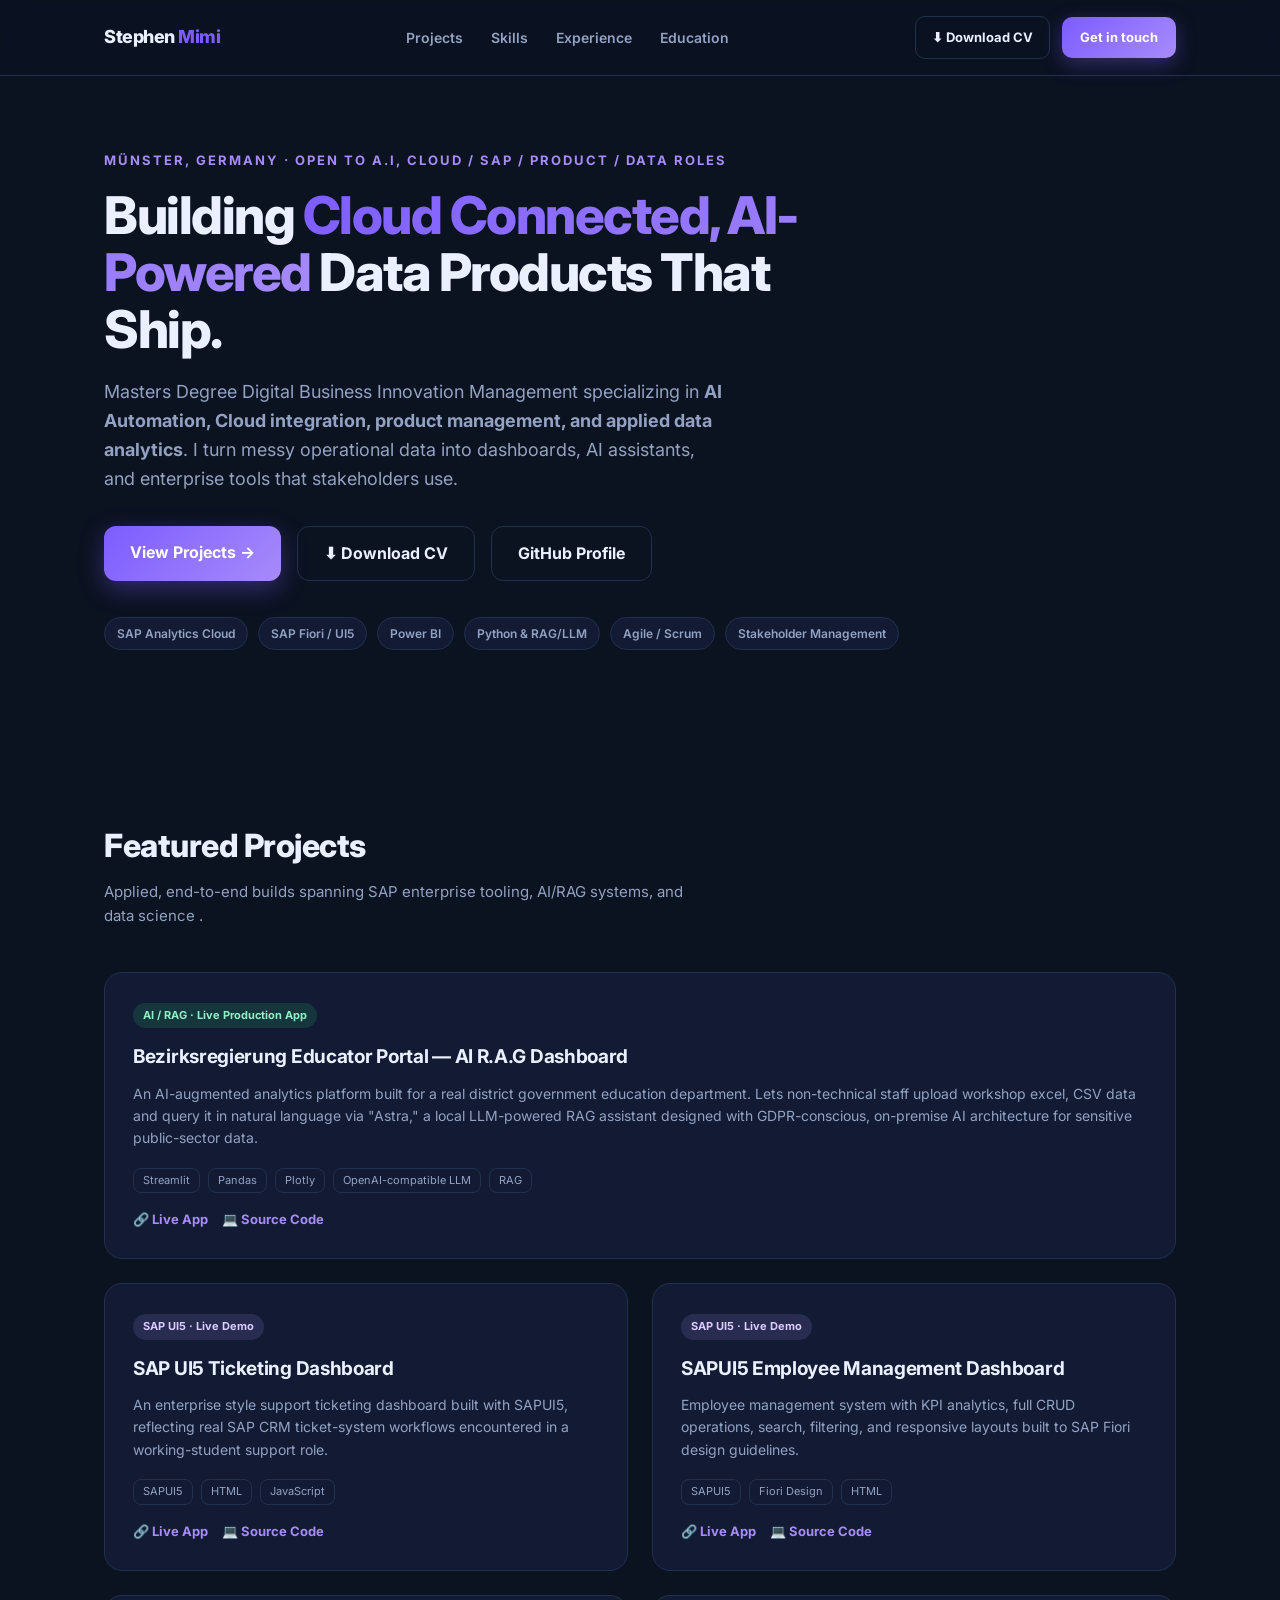
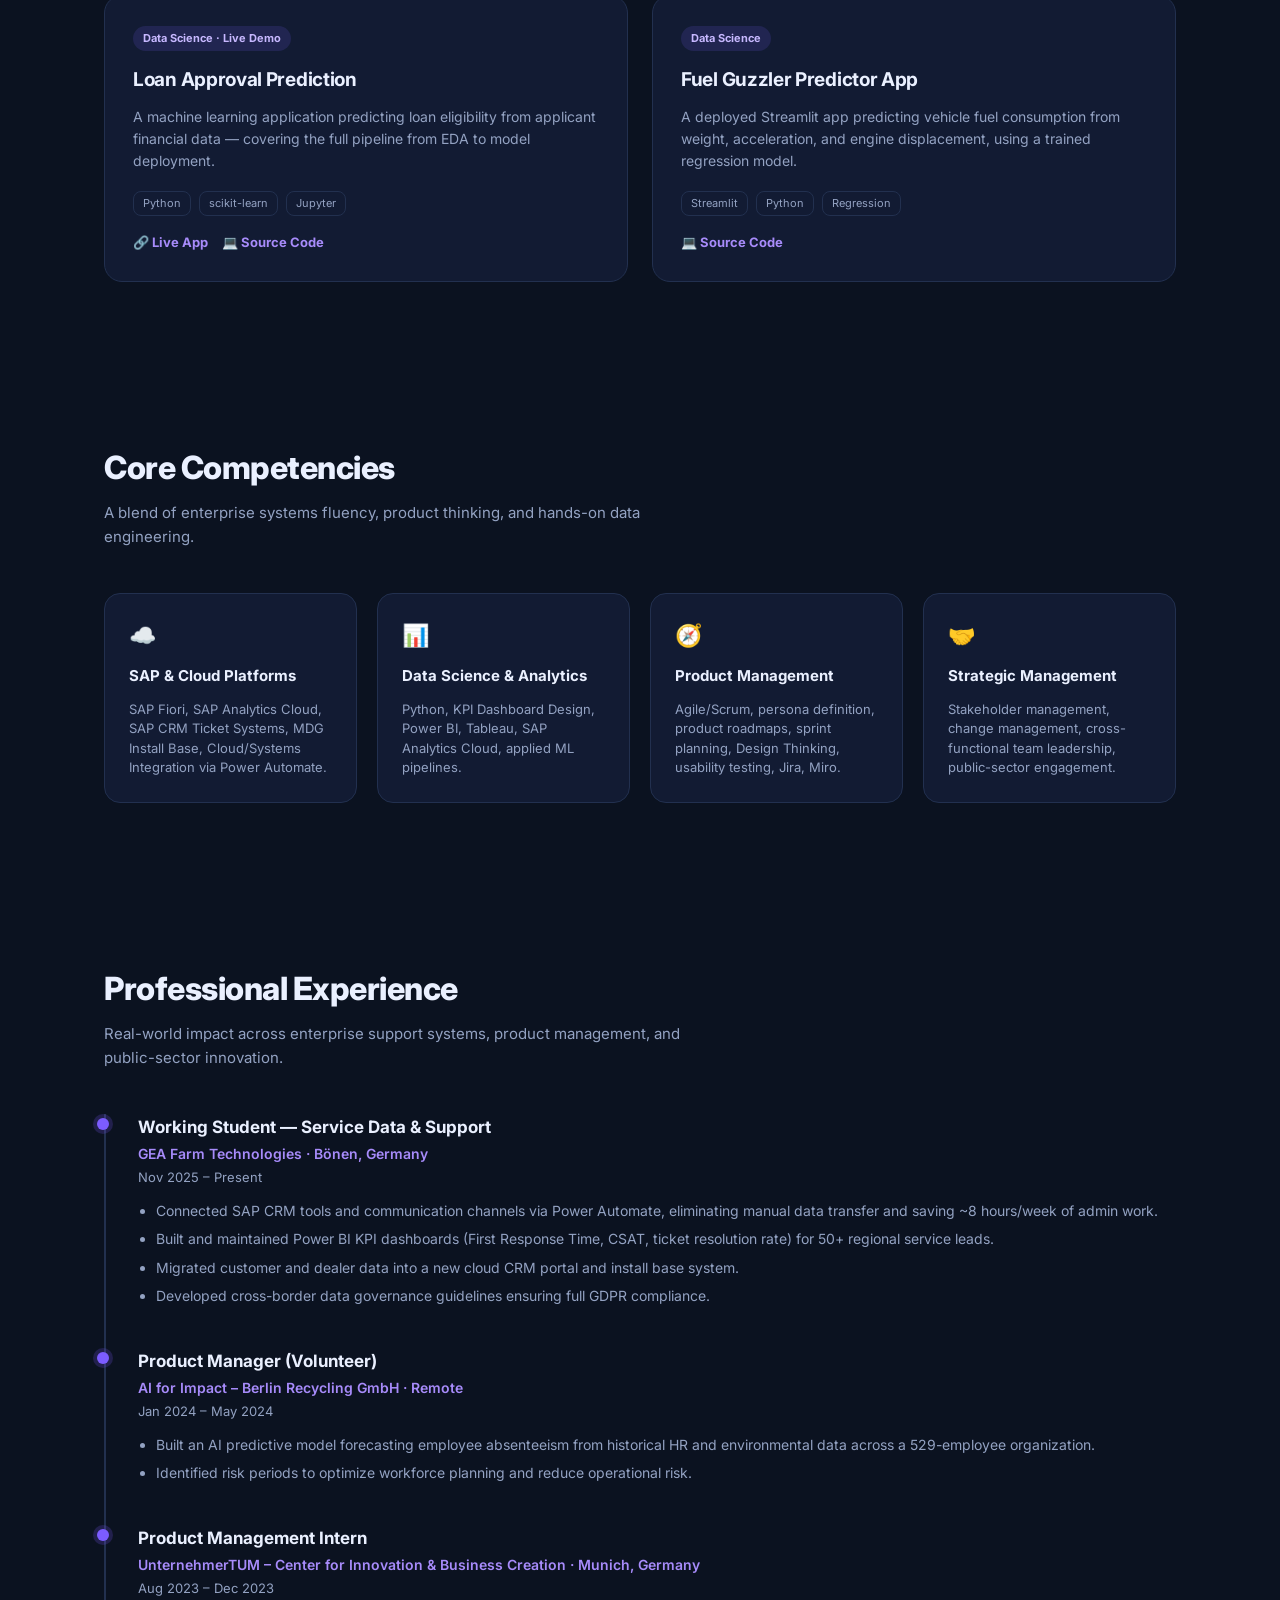
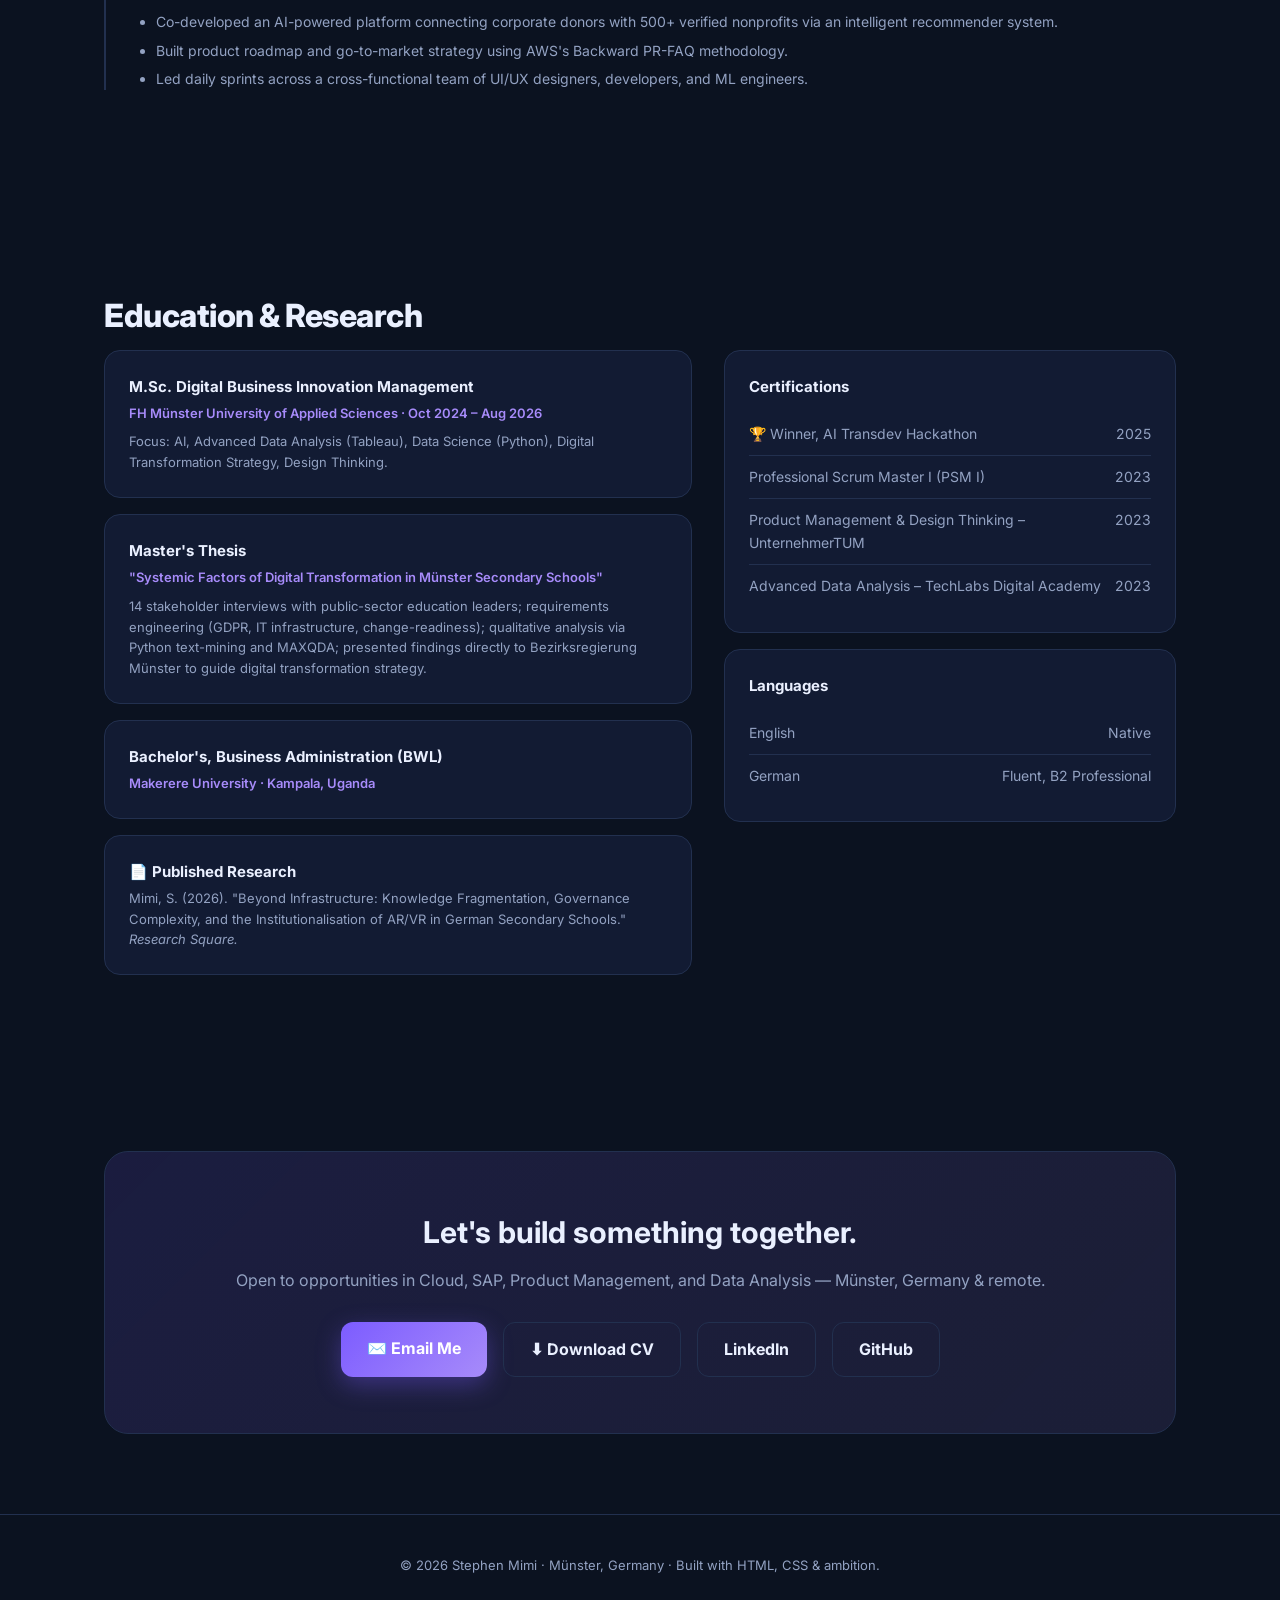
<file: index.html>
<!DOCTYPE html>
<html lang="en">
<head>
<meta charset="UTF-8">
<meta name="viewport" content="width=device-width, initial-scale=1.0">
<title>Stephen Mimi | Cloud, AI & Data Science Portfolio</title>
<meta name="description" content="Stephen Mimi — Digital Solutions & Business Intelligence. Portfolio showcasing Cloud, SAP, AI/RAG, and Data Science projects.">
<meta property="og:title" content="Stephen Mimi | Cloud, SAP & Data Science Portfolio">
<meta property="og:description" content="M.A. Digital Business Innovation Management specializing in A.I Automation & Cloud integration, product management, and applied data analytics.">
<meta property="og:image" content="assets/og-image.png">
<meta property="og:type" content="website">
<meta property="og:url" content="https://mimi-dotcom.github.io/">
<meta name="twitter:card" content="summary_large_image">
<meta name="twitter:title" content="Stephen Mimi |AI,Cloud, SAP & Data Science Portfolio">
<meta name="twitter:description" content="Portfolio showcasing Cloud, SAP, AI/RAG, and Data Science projects.">
<link rel="icon" type="image/png" href="assets/favicon.png">
<link href="https://fonts.googleapis.com/css2?family=Inter:wght@400;500;600;700;800&display=swap" rel="stylesheet">
<style>
:root{
  --bg:#0B1220; --bg2:#0F1830; --card:#121b33; --line:#22304f;
  --text:#EAF0FF; --muted:#93A2C2; --accent:#7C5CFF; --accent2:#A78BFA;
  --good:#2FD180;
}
*{box-sizing:border-box; margin:0; padding:0;}
html{scroll-behavior:smooth;}
body{
  font-family:'Inter',sans-serif; background:radial-gradient(1200px 600px at 80% -10%, #241a4a 0%, var(--bg) 55%);
  color:var(--text); line-height:1.6;
}
.container{max-width:1120px; margin:0 auto; padding:0 24px;}
nav{
  position:fixed; top:0; left:0; right:0; z-index:100;
  backdrop-filter:blur(14px); background:rgba(11,18,32,0.75);
  border-bottom:1px solid var(--line);
}
.nav-inner{display:flex; justify-content:space-between; align-items:center; padding:16px 24px; max-width:1120px; margin:0 auto;}
.logo{font-weight:800; font-size:18px; letter-spacing:-0.5px;}
.logo span{color:var(--accent);}
.nav-links{display:flex; gap:28px; list-style:none;}
.nav-links a{color:var(--muted); text-decoration:none; font-size:14px; font-weight:600; transition:.2s;}
.nav-links a:hover{color:var(--text);}
.nav-actions{display:flex; gap:12px; align-items:center;}
.cta-btn{
  background:linear-gradient(135deg,var(--accent),var(--accent2)); color:white; padding:10px 18px;
  border-radius:10px; font-weight:700; font-size:13px; text-decoration:none; box-shadow:0 6px 20px rgba(124,92,255,0.35);
}
.cv-btn{
  border:1px solid var(--line); color:var(--text); padding:10px 16px; border-radius:10px;
  font-weight:700; font-size:13px; text-decoration:none; display:inline-flex; align-items:center; gap:6px;
}
.cv-btn:hover{border-color:var(--accent); color:var(--accent2);}

/* HERO */
.hero{padding:150px 0 90px; text-align:left;}
.eyebrow{color:var(--accent2); font-weight:700; font-size:13px; letter-spacing:2px; text-transform:uppercase; margin-bottom:16px;}
.hero h1{font-size:52px; font-weight:800; letter-spacing:-1.5px; line-height:1.1; max-width:760px;}
.hero h1 .grad{background:linear-gradient(135deg,var(--accent),var(--accent2)); -webkit-background-clip:text; background-clip:text; color:transparent;}
.hero p{color:var(--muted); font-size:18px; max-width:620px; margin-top:20px;}
.hero-actions{display:flex; gap:16px; margin-top:32px; flex-wrap:wrap;}
.btn-primary{background:linear-gradient(135deg,var(--accent),var(--accent2)); color:white; padding:14px 26px; border-radius:12px; font-weight:700; text-decoration:none; box-shadow:0 8px 24px rgba(124,92,255,0.35);}
.btn-secondary{border:1px solid var(--line); color:var(--text); padding:14px 26px; border-radius:12px; font-weight:700; text-decoration:none;}
.hero-tags{display:flex; gap:10px; margin-top:36px; flex-wrap:wrap;}
.tag{background:var(--card); border:1px solid var(--line); color:var(--muted); font-size:12px; font-weight:600; padding:6px 12px; border-radius:20px;}

/* SECTION HEADERS */
.section{padding:80px 0;}
.section-title{font-size:32px; font-weight:800; letter-spacing:-0.5px; margin-bottom:8px;}
.section-sub{color:var(--muted); font-size:15px; margin-bottom:44px; max-width:600px;}

/* SKILLS */
.skills-grid{display:grid; grid-template-columns:repeat(4,1fr); gap:20px;}
.skill-card{background:var(--card); border:1px solid var(--line); border-radius:16px; padding:24px;}
.skill-card h4{font-size:15px; margin-bottom:12px; color:var(--text);}
.skill-card .icon{font-size:22px; margin-bottom:10px; display:block;}
.skill-card p{color:var(--muted); font-size:13px; line-height:1.5;}

/* PROJECTS */
.project-grid{display:grid; grid-template-columns:repeat(2,1fr); gap:24px;}
.project-card{
  background:var(--card); border:1px solid var(--line); border-radius:18px; padding:28px;
  transition:.25s; position:relative; overflow:hidden;
}
.project-card:hover{border-color:var(--accent); transform:translateY(-4px);}
.project-card .badge{
  display:inline-block; font-size:11px; font-weight:700; padding:4px 10px; border-radius:20px;
  background:rgba(124,92,255,0.15); color:#C7B8FF; margin-bottom:14px;
}
.project-card .badge.sap{background:rgba(167,139,250,0.15); color:#DCCBFF;}
.project-card .badge.ai{background:rgba(47,209,128,0.15); color:#8FF0C1;}
.project-card h3{font-size:19px; margin-bottom:10px; letter-spacing:-0.3px;}
.project-card p{color:var(--muted); font-size:14px; margin-bottom:18px;}
.project-links{display:flex; gap:14px; flex-wrap:wrap;}
.project-links a{color:var(--accent2); font-size:13px; font-weight:700; text-decoration:none;}
.project-links a:hover{text-decoration:underline;}
.tech-row{display:flex; gap:8px; flex-wrap:wrap; margin-bottom:16px;}
.tech-pill{font-size:11px; color:var(--muted); border:1px solid var(--line); padding:3px 9px; border-radius:8px;}
.featured{grid-column:span 2;}

/* EXPERIENCE */
.timeline{border-left:2px solid var(--line); padding-left:32px; position:relative;}
.timeline-item{margin-bottom:40px; position:relative;}
.timeline-item::before{
  content:''; position:absolute; left:-41px; top:4px; width:12px; height:12px; border-radius:50%;
  background:var(--accent); box-shadow:0 0 0 4px rgba(124,92,255,0.2);
}
.timeline-item .role{font-size:17px; font-weight:700;}
.timeline-item .org{color:var(--accent2); font-size:14px; font-weight:600; margin-top:2px;}
.timeline-item .date{color:var(--muted); font-size:13px; margin-top:2px; margin-bottom:12px;}
.timeline-item ul{color:var(--muted); font-size:14px; padding-left:18px;}
.timeline-item li{margin-bottom:6px;}

/* EDUCATION / CERTS */
.two-col{display:grid; grid-template-columns:1.3fr 1fr; gap:32px;}
.mini-card{background:var(--card); border:1px solid var(--line); border-radius:16px; padding:24px; margin-bottom:16px;}
.mini-card h4{font-size:15px; margin-bottom:4px;}
.mini-card .sub{color:var(--accent2); font-size:13px; font-weight:600;}
.cert-list{list-style:none; color:var(--muted); font-size:14px;}
.cert-list li{padding:10px 0; border-bottom:1px solid var(--line); display:flex; justify-content:space-between;}
.cert-list li:last-child{border-bottom:none;}

/* CONTACT */
.contact-box{
  background:linear-gradient(135deg, rgba(124,92,255,0.14), rgba(167,139,250,0.10));
  border:1px solid var(--line); border-radius:24px; padding:56px; text-align:center;
}
.contact-box h2{font-size:30px; margin-bottom:12px;}
.contact-box p{color:var(--muted); margin-bottom:28px;}
.contact-links{display:flex; gap:16px; justify-content:center; flex-wrap:wrap;}

footer{text-align:center; padding:40px 0; color:var(--muted); font-size:13px; border-top:1px solid var(--line);}

@media(max-width:860px){
  .skills-grid{grid-template-columns:repeat(2,1fr);}
  .project-grid{grid-template-columns:1fr;}
  .featured{grid-column:span 1;}
  .two-col{grid-template-columns:1fr;}
  .hero h1{font-size:36px;}
  .nav-links{display:none;}
}
</style>
</head>
<body>

<nav>
  <div class="nav-inner">
    <div class="logo">Stephen<span> Mimi</span></div>
    <ul class="nav-links">
      <li><a href="#projects">Projects</a></li>
      <li><a href="#skills">Skills</a></li>
      <li><a href="#experience">Experience</a></li>
      <li><a href="#education">Education</a></li>
    </ul>
    <div class="nav-actions">
      <a class="cv-btn" href="assets/StephenMimiCV.pdf" download>⬇ Download CV</a>
      <a class="cta-btn" href="#contact">Get in touch</a>
    </div>
  </div>
</nav>

<header class="hero">
  <div class="container">
    <div class="eyebrow">Münster, Germany · Open to A.I, Cloud / SAP / Product / Data roles</div>
    <h1>Building <span class="grad">Cloud Connected, AI-Powered</span> Data Products That Ship.</h1>
    <p>Masters Degree Digital Business Innovation Management specializing in <strong>AI Automation, Cloud integration, product management, and applied data analytics</strong>. I turn messy operational data into dashboards, AI assistants, and enterprise tools that stakeholders use.</p>
    <div class="hero-actions">
      <a class="btn-primary" href="#projects">View Projects →</a>
      <a class="btn-secondary" href="assets/StephenMimiCV.pdf" download>⬇ Download CV</a>
      <a class="btn-secondary" href="https://github.com/mimi-dotcom" target="_blank">GitHub Profile</a>
    </div>
    <div class="hero-tags">
      <span class="tag">SAP Analytics Cloud</span>
      <span class="tag">SAP Fiori / UI5</span>
      <span class="tag">Power BI</span>
      <span class="tag">Python & RAG/LLM</span>
      <span class="tag">Agile / Scrum</span>
      <span class="tag">Stakeholder Management</span>
    </div>
  </div>
</header>

<section class="section" id="projects">
  <div class="container">
    <div class="section-title">Featured Projects</div>
    <div class="section-sub">Applied, end-to-end builds spanning SAP enterprise tooling, AI/RAG systems, and data science .</div>

    <div class="project-grid">

      <div class="project-card featured">
        <span class="badge ai">AI / RAG · Live Production App</span>
        <h3>Bezirksregierung Educator Portal — AI R.A.G Dashboard</h3>
        <p>An AI-augmented analytics platform built for a real district government education department. Lets non-technical staff upload workshop excel, CSV data and query it in natural language via "Astra," a local LLM-powered RAG assistant designed with GDPR-conscious, on-premise AI architecture for sensitive public-sector data.</p>
        <div class="tech-row">
          <span class="tech-pill">Streamlit</span><span class="tech-pill">Pandas</span><span class="tech-pill">Plotly</span><span class="tech-pill">OpenAI-compatible LLM</span><span class="tech-pill">RAG</span>
        </div>
        <div class="project-links">
          <a href="https://bezirksregierungworkshops.streamlit.app/" target="_blank">🔗 Live App</a>
          <a href="https://github.com/mimi-dotcom/Cloud-_AI_-R.A.G_-Portal" target="_blank">💻 Source Code</a>
        </div>
      </div>

      <div class="project-card">
        <span class="badge sap">SAP UI5 · Live Demo</span>
        <h3>SAP UI5 Ticketing Dashboard</h3>
        <p>An enterprise style support ticketing dashboard built with SAPUI5, reflecting real SAP CRM ticket-system workflows encountered in a working-student support role.</p>
        <div class="tech-row"><span class="tech-pill">SAPUI5</span><span class="tech-pill">HTML</span><span class="tech-pill">JavaScript</span></div>
        <div class="project-links">
          <a href="https://mimi-dotcom.github.io/SAP-UI5-Ticketing-Dashboard/" target="_blank">🔗 Live App</a>
          <a href="https://github.com/mimi-dotcom/SAP-UI5-Ticketing-Dashboard" target="_blank">💻 Source Code</a>
        </div>
      </div>

      <div class="project-card">
        <span class="badge sap">SAP UI5 · Live Demo</span>
        <h3>SAPUI5 Employee Management Dashboard</h3>
        <p>Employee management system with KPI analytics, full CRUD operations, search, filtering, and responsive layouts built to SAP Fiori design guidelines.</p>
        <div class="tech-row"><span class="tech-pill">SAPUI5</span><span class="tech-pill">Fiori Design</span><span class="tech-pill">HTML</span></div>
        <div class="project-links">
          <a href="https://mimi-dotcom.github.io/sapui5-employee-management-dashboard/" target="_blank">🔗 Live App</a>
          <a href="https://github.com/mimi-dotcom/sapui5-employee-management-dashboard" target="_blank">💻 Source Code</a>
        </div>
      </div>

      <div class="project-card">
        <span class="badge">Data Science · Live Demo</span>
        <h3>Loan Approval Prediction</h3>
        <p>A machine learning application predicting loan eligibility from applicant financial data — covering the full pipeline from EDA to model deployment.</p>
        <div class="tech-row"><span class="tech-pill">Python</span><span class="tech-pill">scikit-learn</span><span class="tech-pill">Jupyter</span></div>
        <div class="project-links">
          <a href="https://share.streamlit.io/mimi-dotcom/loan-approval-prediction/main/dashboard.py" target="_blank">🔗 Live App</a>
          <a href="https://github.com/mimi-dotcom/Loan-Approval-Prediction" target="_blank">💻 Source Code</a>
        </div>
      </div>

      <div class="project-card">
        <span class="badge">Data Science</span>
        <h3>Fuel Guzzler Predictor App</h3>
        <p>A deployed Streamlit app predicting vehicle fuel consumption from weight, acceleration, and engine displacement, using a trained regression model.</p>
        <div class="tech-row"><span class="tech-pill">Streamlit</span><span class="tech-pill">Python</span><span class="tech-pill">Regression</span></div>
        <div class="project-links">
          <a href="https://github.com/mimi-dotcom/Fuel-Guzzler-Predictor-App" target="_blank">💻 Source Code</a>
        </div>
      </div>

    </div>
  </div>
</section>

<section class="section" id="skills">
  <div class="container">
    <div class="section-title">Core Competencies</div>
    <div class="section-sub">A blend of enterprise systems fluency, product thinking, and hands-on data engineering.</div>
    <div class="skills-grid">
      <div class="skill-card">
        <span class="icon">☁️</span>
        <h4>SAP & Cloud Platforms</h4>
        <p>SAP Fiori, SAP Analytics Cloud, SAP CRM Ticket Systems, MDG Install Base, Cloud/Systems Integration via Power Automate.</p>
      </div>
      <div class="skill-card">
        <span class="icon">📊</span>
        <h4>Data Science & Analytics</h4>
        <p>Python, KPI Dashboard Design, Power BI, Tableau, SAP Analytics Cloud, applied ML pipelines.</p>
      </div>
      <div class="skill-card">
        <span class="icon">🧭</span>
        <h4>Product Management</h4>
        <p>Agile/Scrum, persona definition, product roadmaps, sprint planning, Design Thinking, usability testing, Jira, Miro.</p>
      </div>
      <div class="skill-card">
        <span class="icon">🤝</span>
        <h4>Strategic Management</h4>
        <p>Stakeholder management, change management, cross-functional team leadership, public-sector engagement.</p>
      </div>
    </div>
  </div>
</section>

<section class="section" id="experience">
  <div class="container">
    <div class="section-title">Professional Experience</div>
    <div class="section-sub">Real-world impact across enterprise support systems, product management, and public-sector innovation.</div>
    <div class="timeline">

      <div class="timeline-item">
        <div class="role">Working Student — Service Data & Support</div>
        <div class="org">GEA Farm Technologies · Bönen, Germany</div>
        <div class="date">Nov 2025 – Present</div>
        <ul>
          <li>Connected SAP CRM tools and communication channels via Power Automate, eliminating manual data transfer and saving ~8 hours/week of admin work.</li>
          <li>Built and maintained Power BI KPI dashboards (First Response Time, CSAT, ticket resolution rate) for 50+ regional service leads.</li>
          <li>Migrated customer and dealer data into a new cloud CRM portal and install base system.</li>
          <li>Developed cross-border data governance guidelines ensuring full GDPR compliance.</li>
        </ul>
      </div>

      <div class="timeline-item">
        <div class="role">Product Manager (Volunteer)</div>
        <div class="org">AI for Impact – Berlin Recycling GmbH · Remote</div>
        <div class="date">Jan 2024 – May 2024</div>
        <ul>
          <li>Built an AI predictive model forecasting employee absenteeism from historical HR and environmental data across a 529-employee organization.</li>
          <li>Identified risk periods to optimize workforce planning and reduce operational risk.</li>
        </ul>
      </div>

      <div class="timeline-item">
        <div class="role">Product Management Intern</div>
        <div class="org">UnternehmerTUM – Center for Innovation & Business Creation · Munich, Germany</div>
        <div class="date">Aug 2023 – Dec 2023</div>
        <ul>
          <li>Co-developed an AI-powered platform connecting corporate donors with 500+ verified nonprofits via an intelligent recommender system.</li>
          <li>Built product roadmap and go-to-market strategy using AWS's Backward PR-FAQ methodology.</li>
          <li>Led daily sprints across a cross-functional team of UI/UX designers, developers, and ML engineers.</li>
        </ul>
      </div>

    </div>
  </div>
</section>

<section class="section" id="education">
  <div class="container">
    <div class="section-title">Education & Research</div>
    <div class="two-col">
      <div>
        <div class="mini-card">
          <h4>M.Sc. Digital Business Innovation Management</h4>
          <div class="sub">FH Münster University of Applied Sciences · Oct 2024 – Aug 2026</div>
          <p style="color:var(--muted); font-size:13px; margin-top:8px;">Focus: AI, Advanced Data Analysis (Tableau), Data Science (Python), Digital Transformation Strategy, Design Thinking.</p>
        </div>
        <div class="mini-card">
          <h4>Master's Thesis</h4>
          <div class="sub">"Systemic Factors of Digital Transformation in Münster Secondary Schools"</div>
          <p style="color:var(--muted); font-size:13px; margin-top:8px;">14 stakeholder interviews with public-sector education leaders; requirements engineering (GDPR, IT infrastructure, change-readiness); qualitative analysis via Python text-mining and MAXQDA; presented findings directly to Bezirksregierung Münster to guide digital transformation strategy.</p>
        </div>
        <div class="mini-card">
          <h4>Bachelor's, Business Administration (BWL)</h4>
          <div class="sub">Makerere University · Kampala, Uganda</div>
        </div>
        <div class="mini-card">
          <h4>📄 Published Research</h4>
          <p style="color:var(--muted); font-size:13px;">Mimi, S. (2026). "Beyond Infrastructure: Knowledge Fragmentation, Governance Complexity, and the Institutionalisation of AR/VR in German Secondary Schools." <em>Research Square.</em></p>
        </div>
      </div>
      <div>
        <div class="mini-card">
          <h4 style="margin-bottom:14px;">Certifications</h4>
          <ul class="cert-list">
            <li>🏆 Winner, AI Transdev Hackathon <span>2025</span></li>
            <li>Professional Scrum Master I (PSM I) <span>2023</span></li>
            <li>Product Management & Design Thinking – UnternehmerTUM <span>2023</span></li>
            <li>Advanced Data Analysis – TechLabs Digital Academy <span>2023</span></li>
          </ul>
        </div>
        <div class="mini-card">
          <h4 style="margin-bottom:14px;">Languages</h4>
          <ul class="cert-list">
            <li>English <span>Native</span></li>
            <li>German <span>Fluent, B2 Professional</span></li>
          </ul>
        </div>
      </div>
    </div>
  </div>
</section>

<section class="section" id="contact">
  <div class="container">
    <div class="contact-box">
      <h2>Let's build something together.</h2>
      <p>Open to opportunities in Cloud, SAP, Product Management, and Data Analysis — Münster, Germany & remote.</p>
      <div class="contact-links">
        <a class="btn-primary" href="mailto:nirichu@gmail.com">✉️ Email Me</a>
        <a class="btn-secondary" href="assets/StephenMimiCV.pdf" download>⬇ Download CV</a>
        <a class="btn-secondary" href="https://linkedin.com/in/stephenmimi" target="_blank">LinkedIn</a>
        <a class="btn-secondary" href="https://github.com/mimi-dotcom" target="_blank">GitHub</a>
      </div>
    </div>
  </div>
</section>

<footer>
  © 2026 Stephen Mimi · Münster, Germany · Built with HTML, CSS & ambition.
</footer>

</body>
</html>
</file>
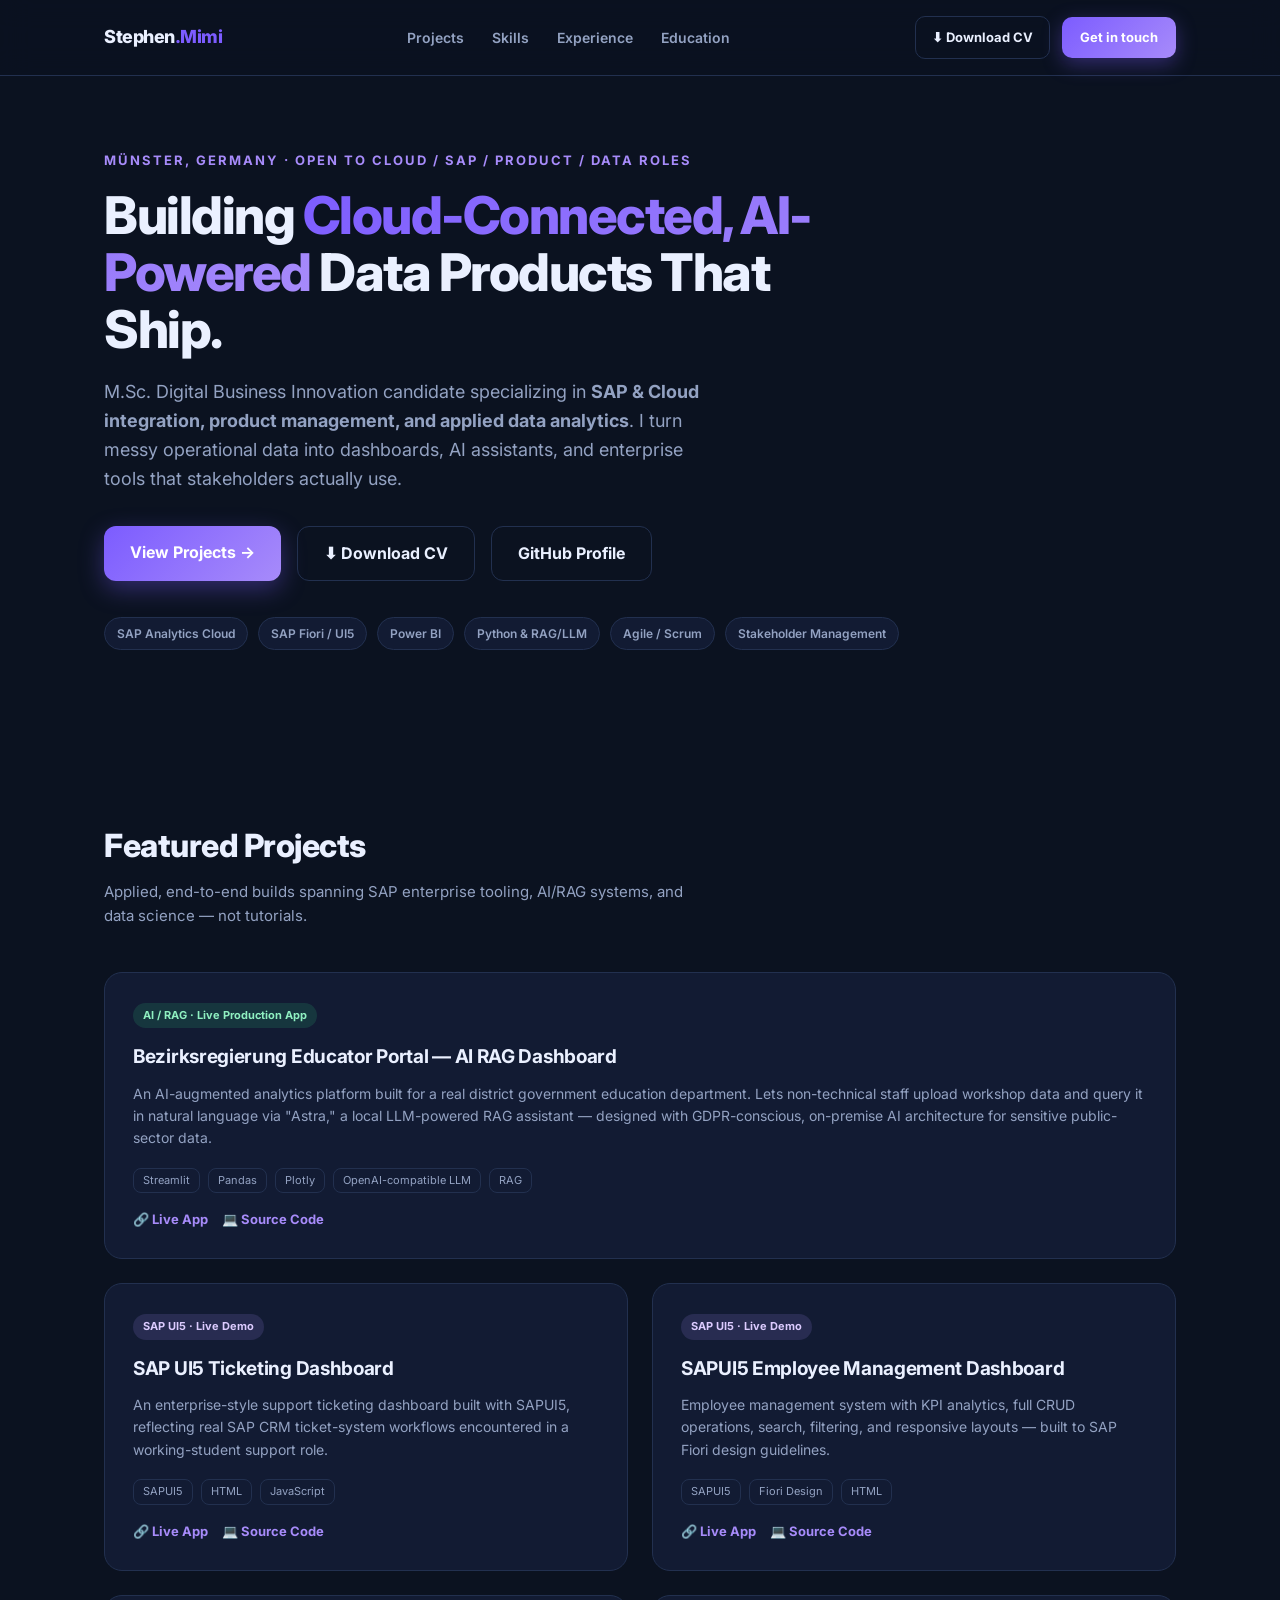
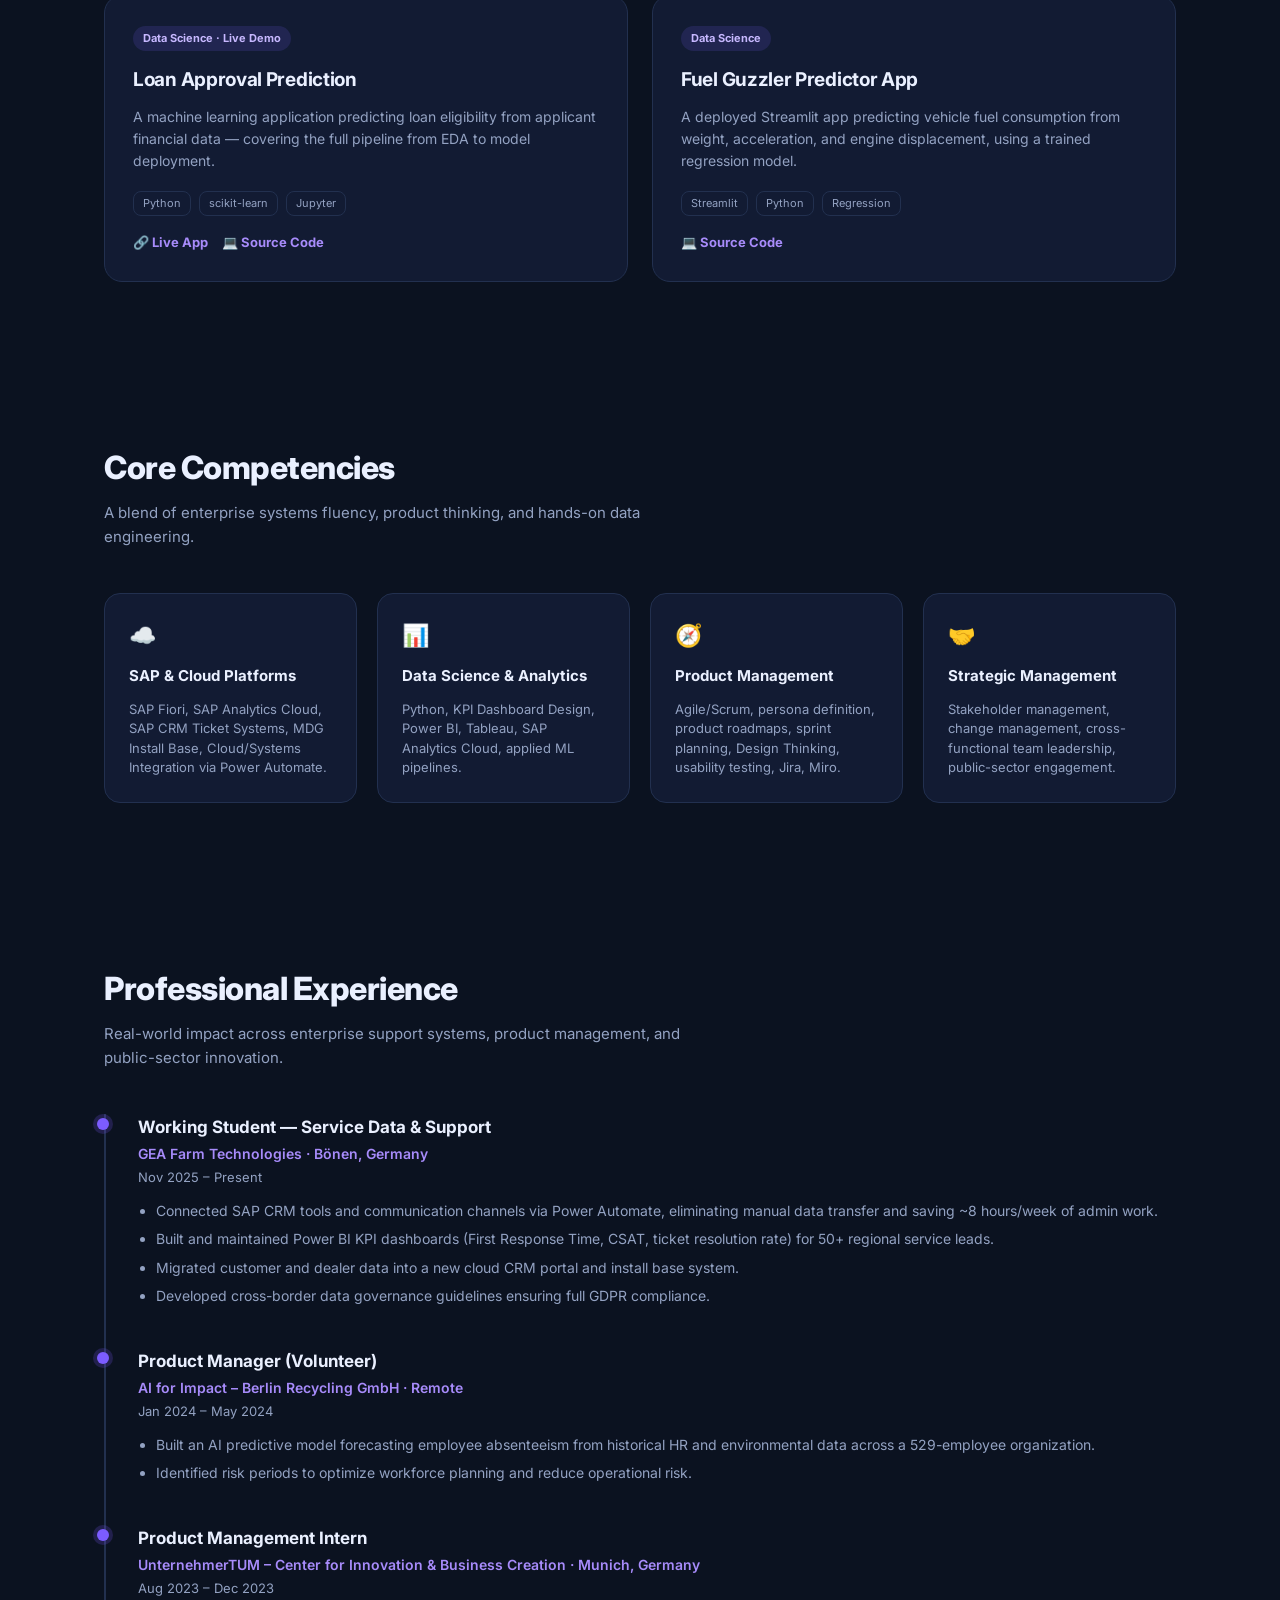
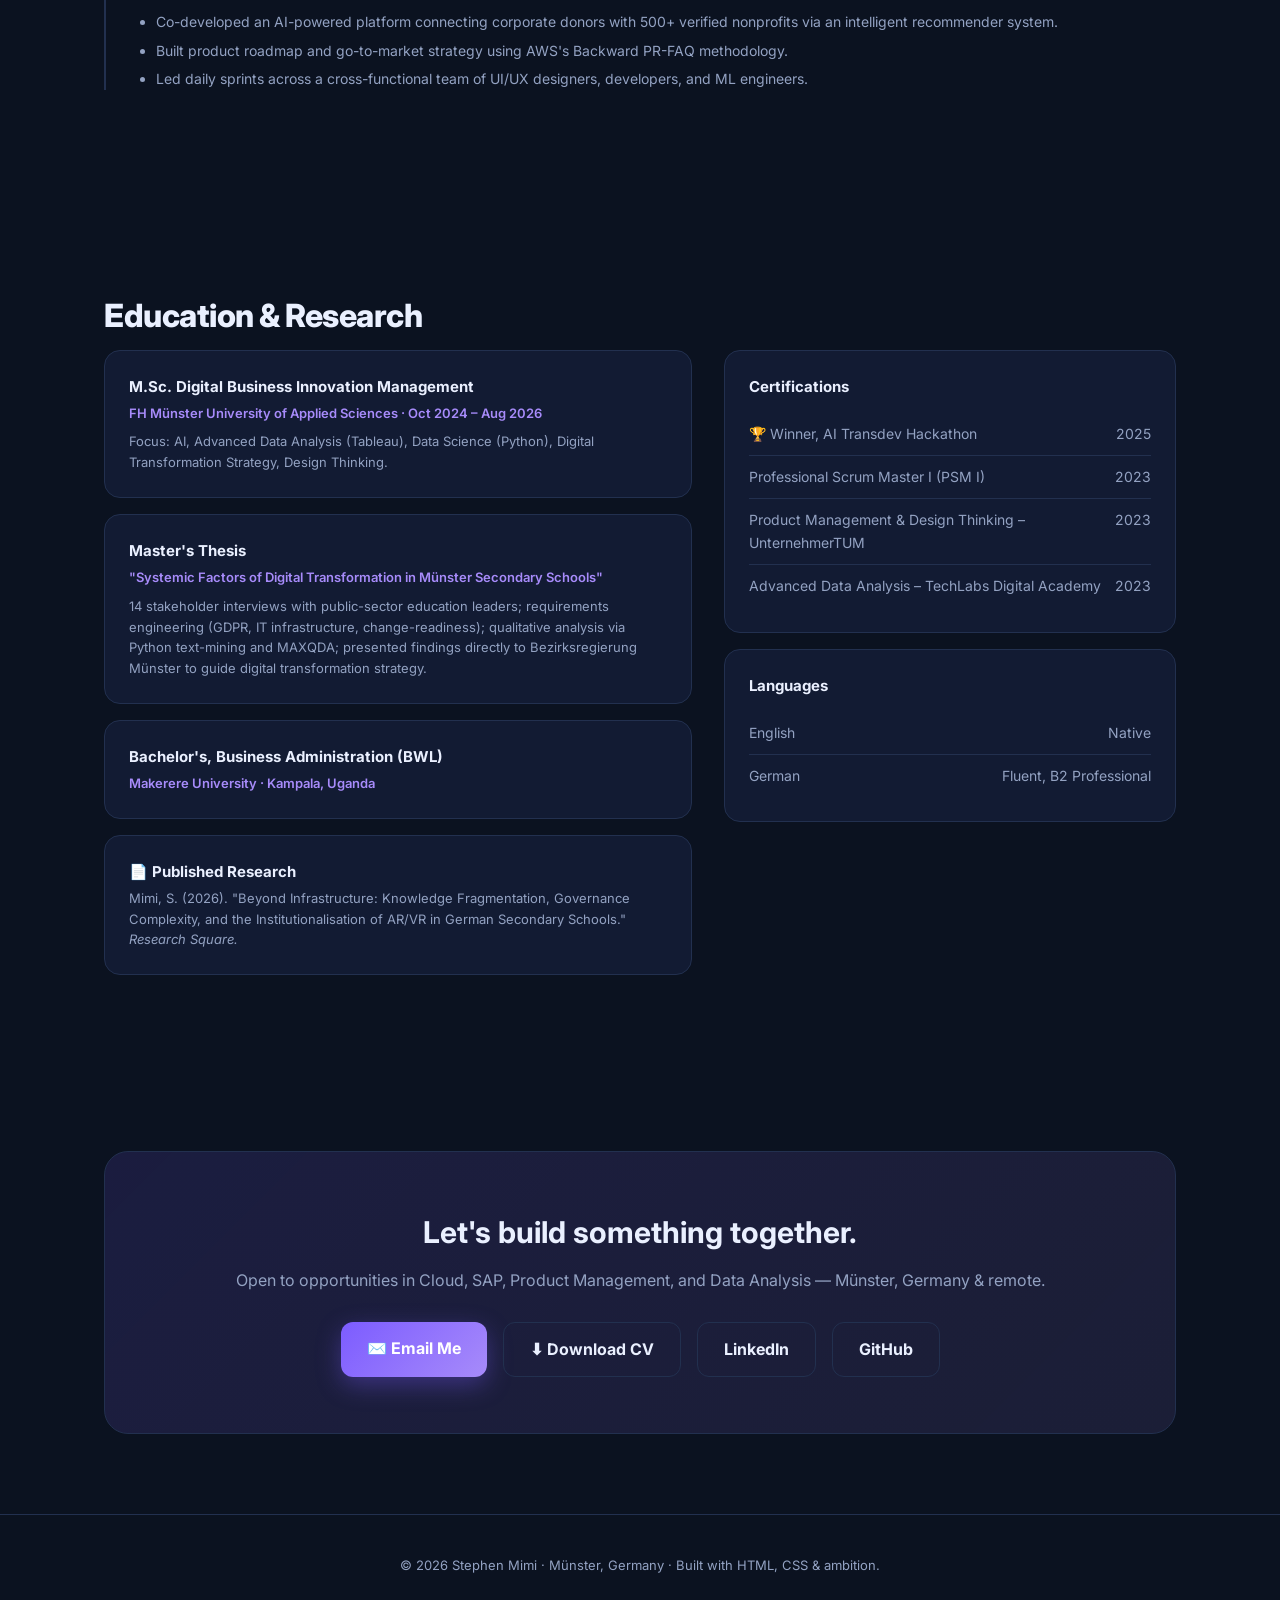
<file: index .html>
<!DOCTYPE html>
<html lang="en">
<head>
<meta charset="UTF-8">
<meta name="viewport" content="width=device-width, initial-scale=1.0">
<title>Stephen Mimi | Cloud, SAP & Data Analytics Portfolio</title>
<meta name="description" content="Stephen Mimi — Digital Solutions & Business Intelligence. Portfolio showcasing Cloud, SAP, AI/RAG, and Data Analytics projects.">
<meta property="og:title" content="Stephen Mimi | Cloud, SAP & Data Analytics Portfolio">
<meta property="og:description" content="M.Sc. Digital Business Innovation candidate specializing in SAP & Cloud integration, product management, and applied data analytics.">
<meta property="og:image" content="assets/og-image.png">
<meta property="og:type" content="website">
<meta property="og:url" content="https://mimi-dotcom.github.io/">
<meta name="twitter:card" content="summary_large_image">
<meta name="twitter:title" content="Stephen Mimi | Cloud, SAP & Data Analytics Portfolio">
<meta name="twitter:description" content="Portfolio showcasing Cloud, SAP, AI/RAG, and Data Analytics projects.">
<link rel="icon" type="image/png" href="assets/favicon.png">
<link href="https://fonts.googleapis.com/css2?family=Inter:wght@400;500;600;700;800&display=swap" rel="stylesheet">
<style>
:root{
  --bg:#0B1220; --bg2:#0F1830; --card:#121b33; --line:#22304f;
  --text:#EAF0FF; --muted:#93A2C2; --accent:#7C5CFF; --accent2:#A78BFA;
  --good:#2FD180;
}
*{box-sizing:border-box; margin:0; padding:0;}
html{scroll-behavior:smooth;}
body{
  font-family:'Inter',sans-serif; background:radial-gradient(1200px 600px at 80% -10%, #241a4a 0%, var(--bg) 55%);
  color:var(--text); line-height:1.6;
}
.container{max-width:1120px; margin:0 auto; padding:0 24px;}
nav{
  position:fixed; top:0; left:0; right:0; z-index:100;
  backdrop-filter:blur(14px); background:rgba(11,18,32,0.75);
  border-bottom:1px solid var(--line);
}
.nav-inner{display:flex; justify-content:space-between; align-items:center; padding:16px 24px; max-width:1120px; margin:0 auto;}
.logo{font-weight:800; font-size:18px; letter-spacing:-0.5px;}
.logo span{color:var(--accent);}
.nav-links{display:flex; gap:28px; list-style:none;}
.nav-links a{color:var(--muted); text-decoration:none; font-size:14px; font-weight:600; transition:.2s;}
.nav-links a:hover{color:var(--text);}
.nav-actions{display:flex; gap:12px; align-items:center;}
.cta-btn{
  background:linear-gradient(135deg,var(--accent),var(--accent2)); color:white; padding:10px 18px;
  border-radius:10px; font-weight:700; font-size:13px; text-decoration:none; box-shadow:0 6px 20px rgba(124,92,255,0.35);
}
.cv-btn{
  border:1px solid var(--line); color:var(--text); padding:10px 16px; border-radius:10px;
  font-weight:700; font-size:13px; text-decoration:none; display:inline-flex; align-items:center; gap:6px;
}
.cv-btn:hover{border-color:var(--accent); color:var(--accent2);}

/* HERO */
.hero{padding:150px 0 90px; text-align:left;}
.eyebrow{color:var(--accent2); font-weight:700; font-size:13px; letter-spacing:2px; text-transform:uppercase; margin-bottom:16px;}
.hero h1{font-size:52px; font-weight:800; letter-spacing:-1.5px; line-height:1.1; max-width:760px;}
.hero h1 .grad{background:linear-gradient(135deg,var(--accent),var(--accent2)); -webkit-background-clip:text; background-clip:text; color:transparent;}
.hero p{color:var(--muted); font-size:18px; max-width:620px; margin-top:20px;}
.hero-actions{display:flex; gap:16px; margin-top:32px; flex-wrap:wrap;}
.btn-primary{background:linear-gradient(135deg,var(--accent),var(--accent2)); color:white; padding:14px 26px; border-radius:12px; font-weight:700; text-decoration:none; box-shadow:0 8px 24px rgba(124,92,255,0.35);}
.btn-secondary{border:1px solid var(--line); color:var(--text); padding:14px 26px; border-radius:12px; font-weight:700; text-decoration:none;}
.hero-tags{display:flex; gap:10px; margin-top:36px; flex-wrap:wrap;}
.tag{background:var(--card); border:1px solid var(--line); color:var(--muted); font-size:12px; font-weight:600; padding:6px 12px; border-radius:20px;}

/* SECTION HEADERS */
.section{padding:80px 0;}
.section-title{font-size:32px; font-weight:800; letter-spacing:-0.5px; margin-bottom:8px;}
.section-sub{color:var(--muted); font-size:15px; margin-bottom:44px; max-width:600px;}

/* SKILLS */
.skills-grid{display:grid; grid-template-columns:repeat(4,1fr); gap:20px;}
.skill-card{background:var(--card); border:1px solid var(--line); border-radius:16px; padding:24px;}
.skill-card h4{font-size:15px; margin-bottom:12px; color:var(--text);}
.skill-card .icon{font-size:22px; margin-bottom:10px; display:block;}
.skill-card p{color:var(--muted); font-size:13px; line-height:1.5;}

/* PROJECTS */
.project-grid{display:grid; grid-template-columns:repeat(2,1fr); gap:24px;}
.project-card{
  background:var(--card); border:1px solid var(--line); border-radius:18px; padding:28px;
  transition:.25s; position:relative; overflow:hidden;
}
.project-card:hover{border-color:var(--accent); transform:translateY(-4px);}
.project-card .badge{
  display:inline-block; font-size:11px; font-weight:700; padding:4px 10px; border-radius:20px;
  background:rgba(124,92,255,0.15); color:#C7B8FF; margin-bottom:14px;
}
.project-card .badge.sap{background:rgba(167,139,250,0.15); color:#DCCBFF;}
.project-card .badge.ai{background:rgba(47,209,128,0.15); color:#8FF0C1;}
.project-card h3{font-size:19px; margin-bottom:10px; letter-spacing:-0.3px;}
.project-card p{color:var(--muted); font-size:14px; margin-bottom:18px;}
.project-links{display:flex; gap:14px; flex-wrap:wrap;}
.project-links a{color:var(--accent2); font-size:13px; font-weight:700; text-decoration:none;}
.project-links a:hover{text-decoration:underline;}
.tech-row{display:flex; gap:8px; flex-wrap:wrap; margin-bottom:16px;}
.tech-pill{font-size:11px; color:var(--muted); border:1px solid var(--line); padding:3px 9px; border-radius:8px;}
.featured{grid-column:span 2;}

/* EXPERIENCE */
.timeline{border-left:2px solid var(--line); padding-left:32px; position:relative;}
.timeline-item{margin-bottom:40px; position:relative;}
.timeline-item::before{
  content:''; position:absolute; left:-41px; top:4px; width:12px; height:12px; border-radius:50%;
  background:var(--accent); box-shadow:0 0 0 4px rgba(124,92,255,0.2);
}
.timeline-item .role{font-size:17px; font-weight:700;}
.timeline-item .org{color:var(--accent2); font-size:14px; font-weight:600; margin-top:2px;}
.timeline-item .date{color:var(--muted); font-size:13px; margin-top:2px; margin-bottom:12px;}
.timeline-item ul{color:var(--muted); font-size:14px; padding-left:18px;}
.timeline-item li{margin-bottom:6px;}

/* EDUCATION / CERTS */
.two-col{display:grid; grid-template-columns:1.3fr 1fr; gap:32px;}
.mini-card{background:var(--card); border:1px solid var(--line); border-radius:16px; padding:24px; margin-bottom:16px;}
.mini-card h4{font-size:15px; margin-bottom:4px;}
.mini-card .sub{color:var(--accent2); font-size:13px; font-weight:600;}
.cert-list{list-style:none; color:var(--muted); font-size:14px;}
.cert-list li{padding:10px 0; border-bottom:1px solid var(--line); display:flex; justify-content:space-between;}
.cert-list li:last-child{border-bottom:none;}

/* CONTACT */
.contact-box{
  background:linear-gradient(135deg, rgba(124,92,255,0.14), rgba(167,139,250,0.10));
  border:1px solid var(--line); border-radius:24px; padding:56px; text-align:center;
}
.contact-box h2{font-size:30px; margin-bottom:12px;}
.contact-box p{color:var(--muted); margin-bottom:28px;}
.contact-links{display:flex; gap:16px; justify-content:center; flex-wrap:wrap;}

footer{text-align:center; padding:40px 0; color:var(--muted); font-size:13px; border-top:1px solid var(--line);}

@media(max-width:860px){
  .skills-grid{grid-template-columns:repeat(2,1fr);}
  .project-grid{grid-template-columns:1fr;}
  .featured{grid-column:span 1;}
  .two-col{grid-template-columns:1fr;}
  .hero h1{font-size:36px;}
  .nav-links{display:none;}
}
</style>
</head>
<body>

<nav>
  <div class="nav-inner">
    <div class="logo">Stephen<span>.Mimi</span></div>
    <ul class="nav-links">
      <li><a href="#projects">Projects</a></li>
      <li><a href="#skills">Skills</a></li>
      <li><a href="#experience">Experience</a></li>
      <li><a href="#education">Education</a></li>
    </ul>
    <div class="nav-actions">
      <a class="cv-btn" href="assets/StephenMimiCV.pdf" download>⬇ Download CV</a>
      <a class="cta-btn" href="#contact">Get in touch</a>
    </div>
  </div>
</nav>

<header class="hero">
  <div class="container">
    <div class="eyebrow">Münster, Germany · Open to Cloud / SAP / Product / Data roles</div>
    <h1>Building <span class="grad">Cloud-Connected, AI-Powered</span> Data Products That Ship.</h1>
    <p>M.Sc. Digital Business Innovation candidate specializing in <strong>SAP & Cloud integration, product management, and applied data analytics</strong>. I turn messy operational data into dashboards, AI assistants, and enterprise tools that stakeholders actually use.</p>
    <div class="hero-actions">
      <a class="btn-primary" href="#projects">View Projects →</a>
      <a class="btn-secondary" href="assets/StephenMimiCV.pdf" download>⬇ Download CV</a>
      <a class="btn-secondary" href="https://github.com/mimi-dotcom" target="_blank">GitHub Profile</a>
    </div>
    <div class="hero-tags">
      <span class="tag">SAP Analytics Cloud</span>
      <span class="tag">SAP Fiori / UI5</span>
      <span class="tag">Power BI</span>
      <span class="tag">Python & RAG/LLM</span>
      <span class="tag">Agile / Scrum</span>
      <span class="tag">Stakeholder Management</span>
    </div>
  </div>
</header>

<section class="section" id="projects">
  <div class="container">
    <div class="section-title">Featured Projects</div>
    <div class="section-sub">Applied, end-to-end builds spanning SAP enterprise tooling, AI/RAG systems, and data science — not tutorials.</div>

    <div class="project-grid">

      <div class="project-card featured">
        <span class="badge ai">AI / RAG · Live Production App</span>
        <h3>Bezirksregierung Educator Portal — AI RAG Dashboard</h3>
        <p>An AI-augmented analytics platform built for a real district government education department. Lets non-technical staff upload workshop data and query it in natural language via "Astra," a local LLM-powered RAG assistant — designed with GDPR-conscious, on-premise AI architecture for sensitive public-sector data.</p>
        <div class="tech-row">
          <span class="tech-pill">Streamlit</span><span class="tech-pill">Pandas</span><span class="tech-pill">Plotly</span><span class="tech-pill">OpenAI-compatible LLM</span><span class="tech-pill">RAG</span>
        </div>
        <div class="project-links">
          <a href="https://bezirksregierungworkshops.streamlit.app/" target="_blank">🔗 Live App</a>
          <a href="https://github.com/mimi-dotcom/Cloud-_AI_-R.A.G_-Portal" target="_blank">💻 Source Code</a>
        </div>
      </div>

      <div class="project-card">
        <span class="badge sap">SAP UI5 · Live Demo</span>
        <h3>SAP UI5 Ticketing Dashboard</h3>
        <p>An enterprise-style support ticketing dashboard built with SAPUI5, reflecting real SAP CRM ticket-system workflows encountered in a working-student support role.</p>
        <div class="tech-row"><span class="tech-pill">SAPUI5</span><span class="tech-pill">HTML</span><span class="tech-pill">JavaScript</span></div>
        <div class="project-links">
          <a href="https://mimi-dotcom.github.io/SAP-UI5-Ticketing-Dashboard/" target="_blank">🔗 Live App</a>
          <a href="https://github.com/mimi-dotcom/SAP-UI5-Ticketing-Dashboard" target="_blank">💻 Source Code</a>
        </div>
      </div>

      <div class="project-card">
        <span class="badge sap">SAP UI5 · Live Demo</span>
        <h3>SAPUI5 Employee Management Dashboard</h3>
        <p>Employee management system with KPI analytics, full CRUD operations, search, filtering, and responsive layouts — built to SAP Fiori design guidelines.</p>
        <div class="tech-row"><span class="tech-pill">SAPUI5</span><span class="tech-pill">Fiori Design</span><span class="tech-pill">HTML</span></div>
        <div class="project-links">
          <a href="https://mimi-dotcom.github.io/sapui5-employee-management-dashboard/" target="_blank">🔗 Live App</a>
          <a href="https://github.com/mimi-dotcom/sapui5-employee-management-dashboard" target="_blank">💻 Source Code</a>
        </div>
      </div>

      <div class="project-card">
        <span class="badge">Data Science · Live Demo</span>
        <h3>Loan Approval Prediction</h3>
        <p>A machine learning application predicting loan eligibility from applicant financial data — covering the full pipeline from EDA to model deployment.</p>
        <div class="tech-row"><span class="tech-pill">Python</span><span class="tech-pill">scikit-learn</span><span class="tech-pill">Jupyter</span></div>
        <div class="project-links">
          <a href="https://share.streamlit.io/mimi-dotcom/loan-approval-prediction/main/dashboard.py" target="_blank">🔗 Live App</a>
          <a href="https://github.com/mimi-dotcom/Loan-Approval-Prediction" target="_blank">💻 Source Code</a>
        </div>
      </div>

      <div class="project-card">
        <span class="badge">Data Science</span>
        <h3>Fuel Guzzler Predictor App</h3>
        <p>A deployed Streamlit app predicting vehicle fuel consumption from weight, acceleration, and engine displacement, using a trained regression model.</p>
        <div class="tech-row"><span class="tech-pill">Streamlit</span><span class="tech-pill">Python</span><span class="tech-pill">Regression</span></div>
        <div class="project-links">
          <a href="https://github.com/mimi-dotcom/Fuel-Guzzler-Predictor-App" target="_blank">💻 Source Code</a>
        </div>
      </div>

    </div>
  </div>
</section>

<section class="section" id="skills">
  <div class="container">
    <div class="section-title">Core Competencies</div>
    <div class="section-sub">A blend of enterprise systems fluency, product thinking, and hands-on data engineering.</div>
    <div class="skills-grid">
      <div class="skill-card">
        <span class="icon">☁️</span>
        <h4>SAP & Cloud Platforms</h4>
        <p>SAP Fiori, SAP Analytics Cloud, SAP CRM Ticket Systems, MDG Install Base, Cloud/Systems Integration via Power Automate.</p>
      </div>
      <div class="skill-card">
        <span class="icon">📊</span>
        <h4>Data Science & Analytics</h4>
        <p>Python, KPI Dashboard Design, Power BI, Tableau, SAP Analytics Cloud, applied ML pipelines.</p>
      </div>
      <div class="skill-card">
        <span class="icon">🧭</span>
        <h4>Product Management</h4>
        <p>Agile/Scrum, persona definition, product roadmaps, sprint planning, Design Thinking, usability testing, Jira, Miro.</p>
      </div>
      <div class="skill-card">
        <span class="icon">🤝</span>
        <h4>Strategic Management</h4>
        <p>Stakeholder management, change management, cross-functional team leadership, public-sector engagement.</p>
      </div>
    </div>
  </div>
</section>

<section class="section" id="experience">
  <div class="container">
    <div class="section-title">Professional Experience</div>
    <div class="section-sub">Real-world impact across enterprise support systems, product management, and public-sector innovation.</div>
    <div class="timeline">

      <div class="timeline-item">
        <div class="role">Working Student — Service Data & Support</div>
        <div class="org">GEA Farm Technologies · Bönen, Germany</div>
        <div class="date">Nov 2025 – Present</div>
        <ul>
          <li>Connected SAP CRM tools and communication channels via Power Automate, eliminating manual data transfer and saving ~8 hours/week of admin work.</li>
          <li>Built and maintained Power BI KPI dashboards (First Response Time, CSAT, ticket resolution rate) for 50+ regional service leads.</li>
          <li>Migrated customer and dealer data into a new cloud CRM portal and install base system.</li>
          <li>Developed cross-border data governance guidelines ensuring full GDPR compliance.</li>
        </ul>
      </div>

      <div class="timeline-item">
        <div class="role">Product Manager (Volunteer)</div>
        <div class="org">AI for Impact – Berlin Recycling GmbH · Remote</div>
        <div class="date">Jan 2024 – May 2024</div>
        <ul>
          <li>Built an AI predictive model forecasting employee absenteeism from historical HR and environmental data across a 529-employee organization.</li>
          <li>Identified risk periods to optimize workforce planning and reduce operational risk.</li>
        </ul>
      </div>

      <div class="timeline-item">
        <div class="role">Product Management Intern</div>
        <div class="org">UnternehmerTUM – Center for Innovation & Business Creation · Munich, Germany</div>
        <div class="date">Aug 2023 – Dec 2023</div>
        <ul>
          <li>Co-developed an AI-powered platform connecting corporate donors with 500+ verified nonprofits via an intelligent recommender system.</li>
          <li>Built product roadmap and go-to-market strategy using AWS's Backward PR-FAQ methodology.</li>
          <li>Led daily sprints across a cross-functional team of UI/UX designers, developers, and ML engineers.</li>
        </ul>
      </div>

    </div>
  </div>
</section>

<section class="section" id="education">
  <div class="container">
    <div class="section-title">Education & Research</div>
    <div class="two-col">
      <div>
        <div class="mini-card">
          <h4>M.Sc. Digital Business Innovation Management</h4>
          <div class="sub">FH Münster University of Applied Sciences · Oct 2024 – Aug 2026</div>
          <p style="color:var(--muted); font-size:13px; margin-top:8px;">Focus: AI, Advanced Data Analysis (Tableau), Data Science (Python), Digital Transformation Strategy, Design Thinking.</p>
        </div>
        <div class="mini-card">
          <h4>Master's Thesis</h4>
          <div class="sub">"Systemic Factors of Digital Transformation in Münster Secondary Schools"</div>
          <p style="color:var(--muted); font-size:13px; margin-top:8px;">14 stakeholder interviews with public-sector education leaders; requirements engineering (GDPR, IT infrastructure, change-readiness); qualitative analysis via Python text-mining and MAXQDA; presented findings directly to Bezirksregierung Münster to guide digital transformation strategy.</p>
        </div>
        <div class="mini-card">
          <h4>Bachelor's, Business Administration (BWL)</h4>
          <div class="sub">Makerere University · Kampala, Uganda</div>
        </div>
        <div class="mini-card">
          <h4>📄 Published Research</h4>
          <p style="color:var(--muted); font-size:13px;">Mimi, S. (2026). "Beyond Infrastructure: Knowledge Fragmentation, Governance Complexity, and the Institutionalisation of AR/VR in German Secondary Schools." <em>Research Square.</em></p>
        </div>
      </div>
      <div>
        <div class="mini-card">
          <h4 style="margin-bottom:14px;">Certifications</h4>
          <ul class="cert-list">
            <li>🏆 Winner, AI Transdev Hackathon <span>2025</span></li>
            <li>Professional Scrum Master I (PSM I) <span>2023</span></li>
            <li>Product Management & Design Thinking – UnternehmerTUM <span>2023</span></li>
            <li>Advanced Data Analysis – TechLabs Digital Academy <span>2023</span></li>
          </ul>
        </div>
        <div class="mini-card">
          <h4 style="margin-bottom:14px;">Languages</h4>
          <ul class="cert-list">
            <li>English <span>Native</span></li>
            <li>German <span>Fluent, B2 Professional</span></li>
          </ul>
        </div>
      </div>
    </div>
  </div>
</section>

<section class="section" id="contact">
  <div class="container">
    <div class="contact-box">
      <h2>Let's build something together.</h2>
      <p>Open to opportunities in Cloud, SAP, Product Management, and Data Analysis — Münster, Germany & remote.</p>
      <div class="contact-links">
        <a class="btn-primary" href="mailto:nirichu@gmail.com">✉️ Email Me</a>
        <a class="btn-secondary" href="assets/StephenMimiCV.pdf" download>⬇ Download CV</a>
        <a class="btn-secondary" href="https://linkedin.com/in/stephenmimi" target="_blank">LinkedIn</a>
        <a class="btn-secondary" href="https://github.com/mimi-dotcom" target="_blank">GitHub</a>
      </div>
    </div>
  </div>
</section>

<footer>
  © 2026 Stephen Mimi · Münster, Germany · Built with HTML, CSS & ambition.
</footer>

</body>
</html>
</file>
